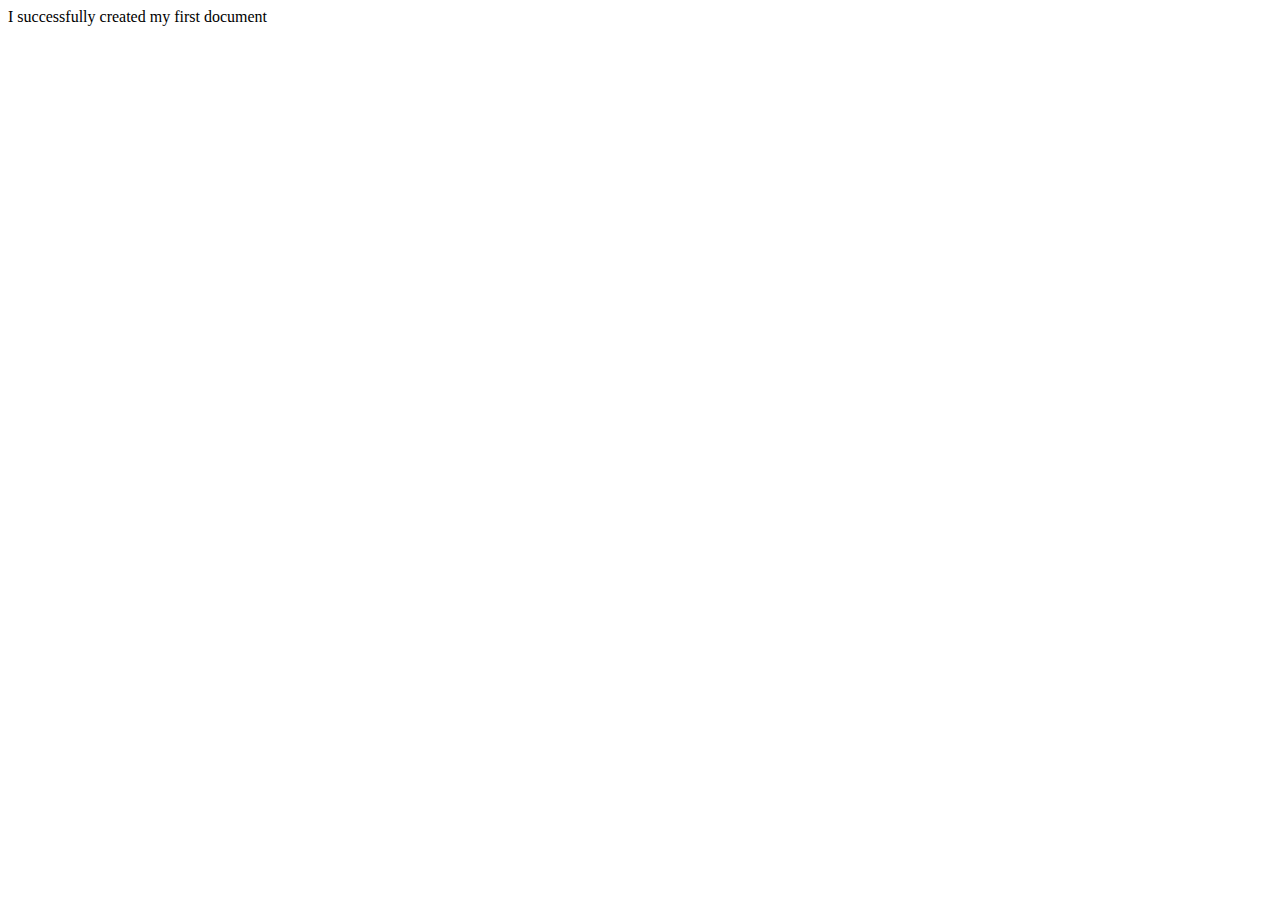
<file: course-1-intro-to-web-dev/week-2/assignment-1/index.html>
<!DOCTYPE html>
<html lang="en">
  <head>
    <meta charset="UTF-8" />
    <meta http-equiv="X-UA-Compatible" content="IE=edge" />
    <meta name="viewport" content="width=device-width, initial-scale=1.0" />
    <title>My First HTML Document</title>
  </head>
  <body>
    I successfully created my first document
  </body>
</html>
</file>
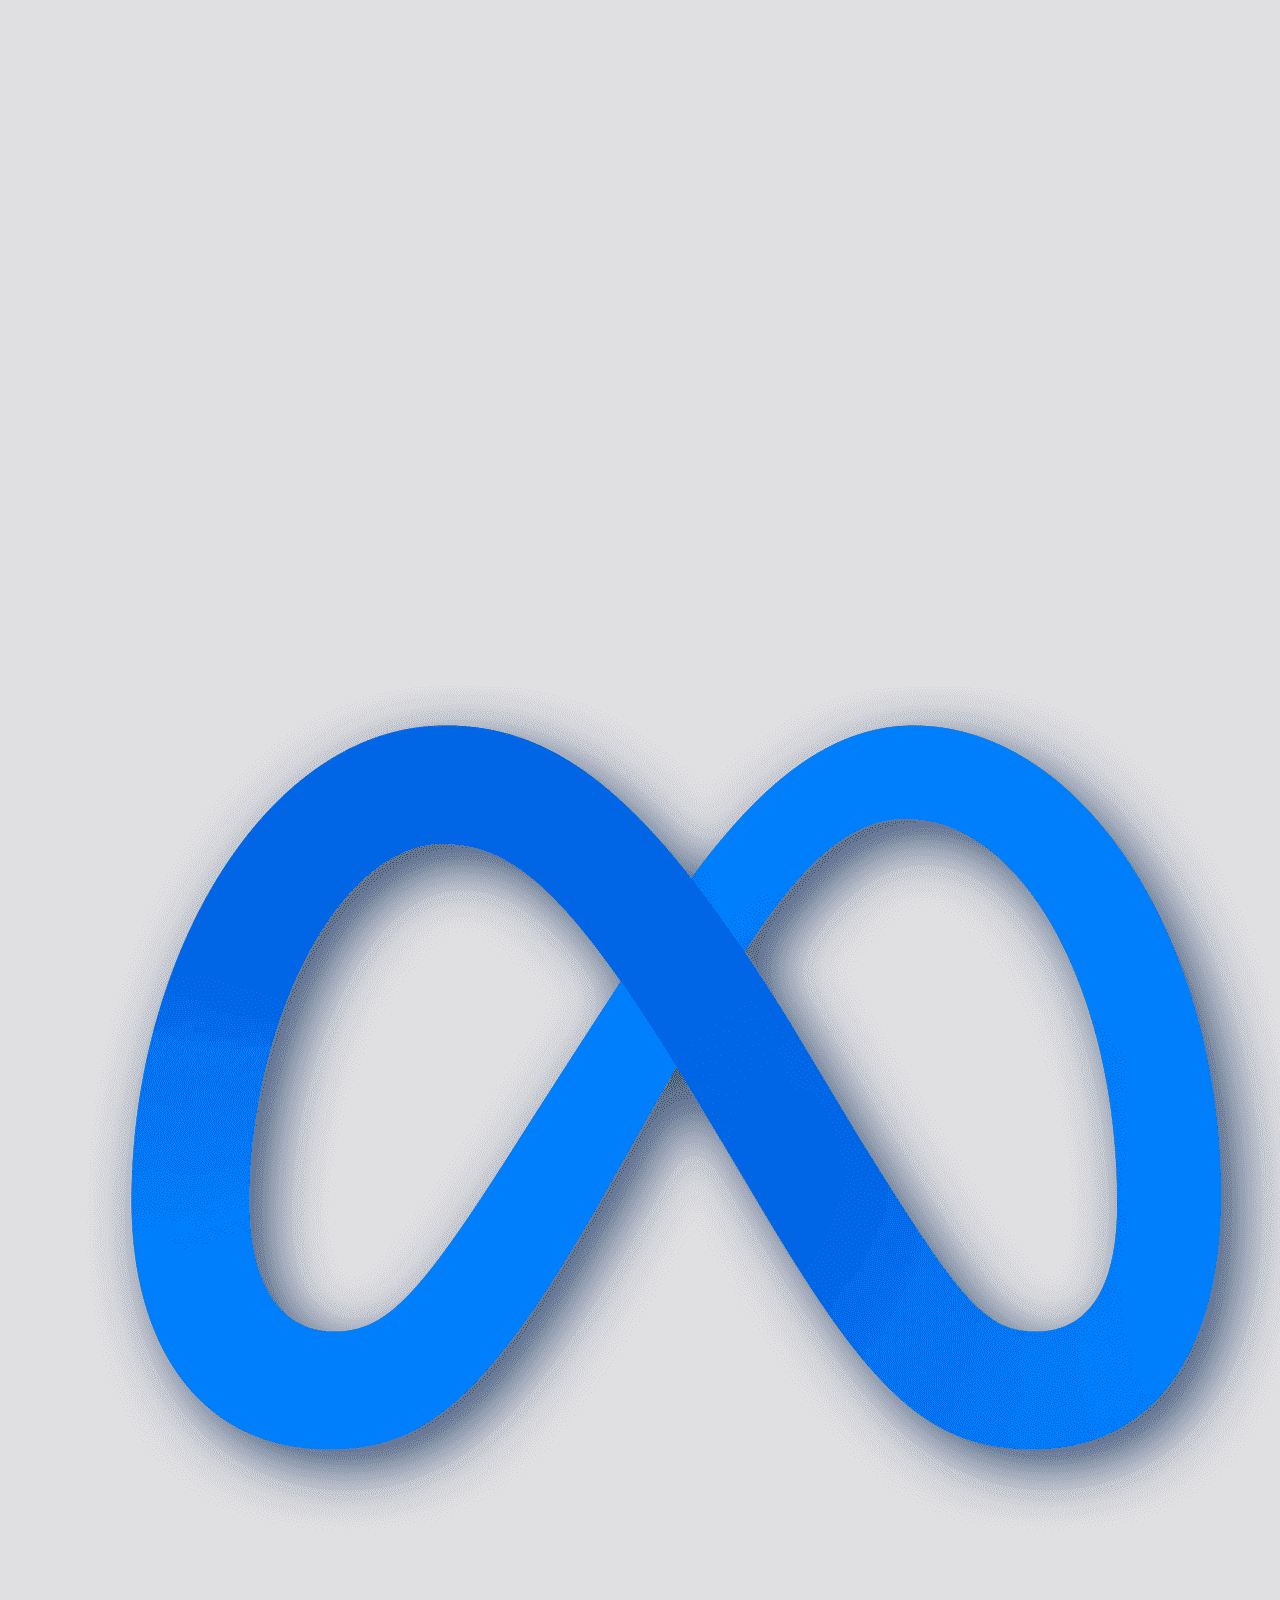
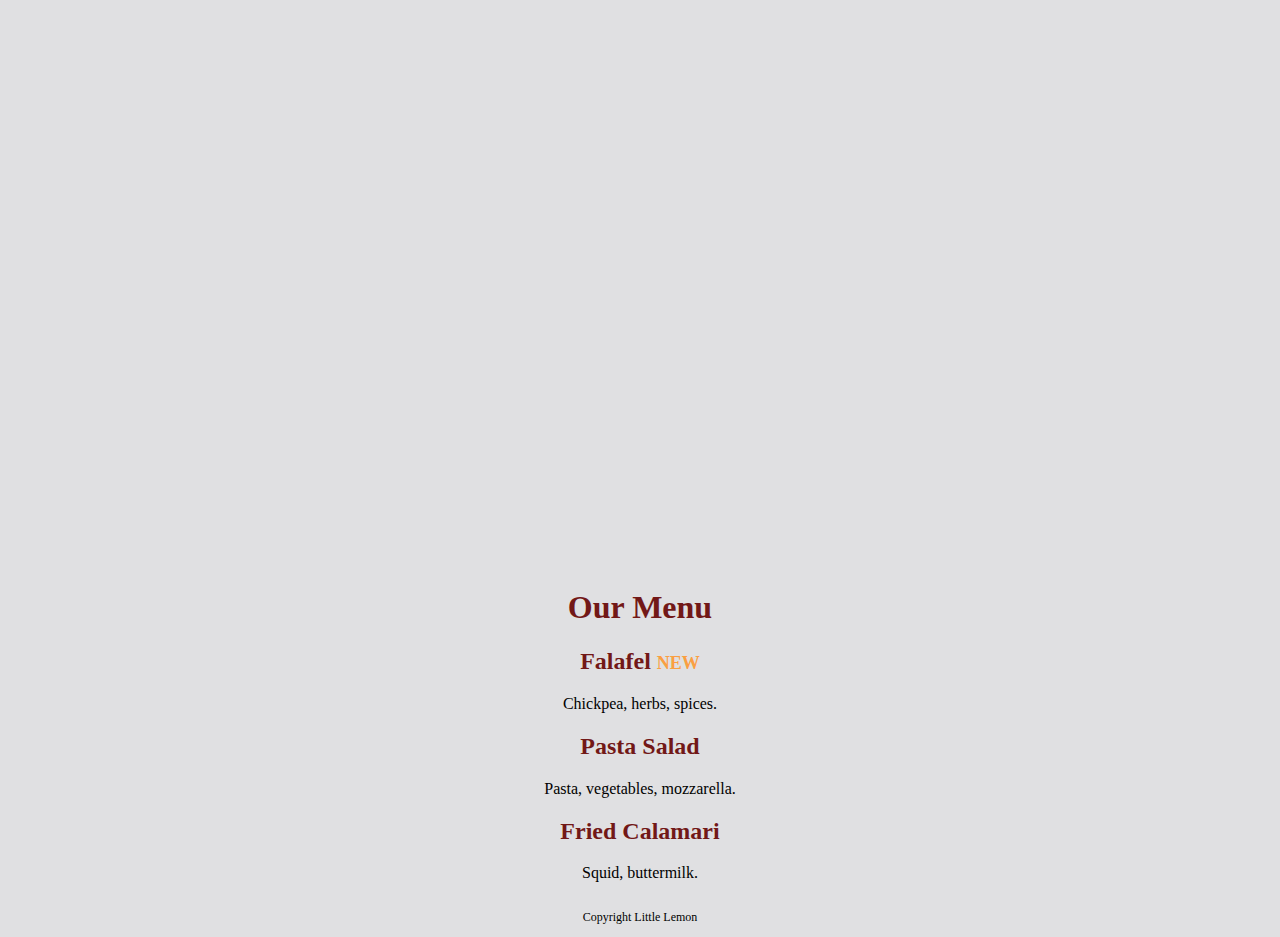
<file: course-1-intro-to-web-dev/week-2/assignment-2/index.html>
<!DOCTYPE html>
<html>
  <head>
    <title>Little Lemon</title>
    <link rel="stylesheet" href="styles.css" />
  </head>
  <body>
    <div>
      <img src="logo.png" id="logo" />
    </div>
    <div class="center-text">
      <h1>Our Menu</h1>
      <h2>Falafel <span>NEW</span></h2>
      <p>Chickpea, herbs, spices.</p>
      <h2>Pasta Salad</h2>
      <p>Pasta, vegetables, mozzarella.</p>
      <h2>Fried Calamari</h2>
      <p>Squid, buttermilk.</p>
    </div>
    <div class="center-text">
      <p id="copyright">Copyright Little Lemon</p>
    </div>
  </body>
</html>
</file>
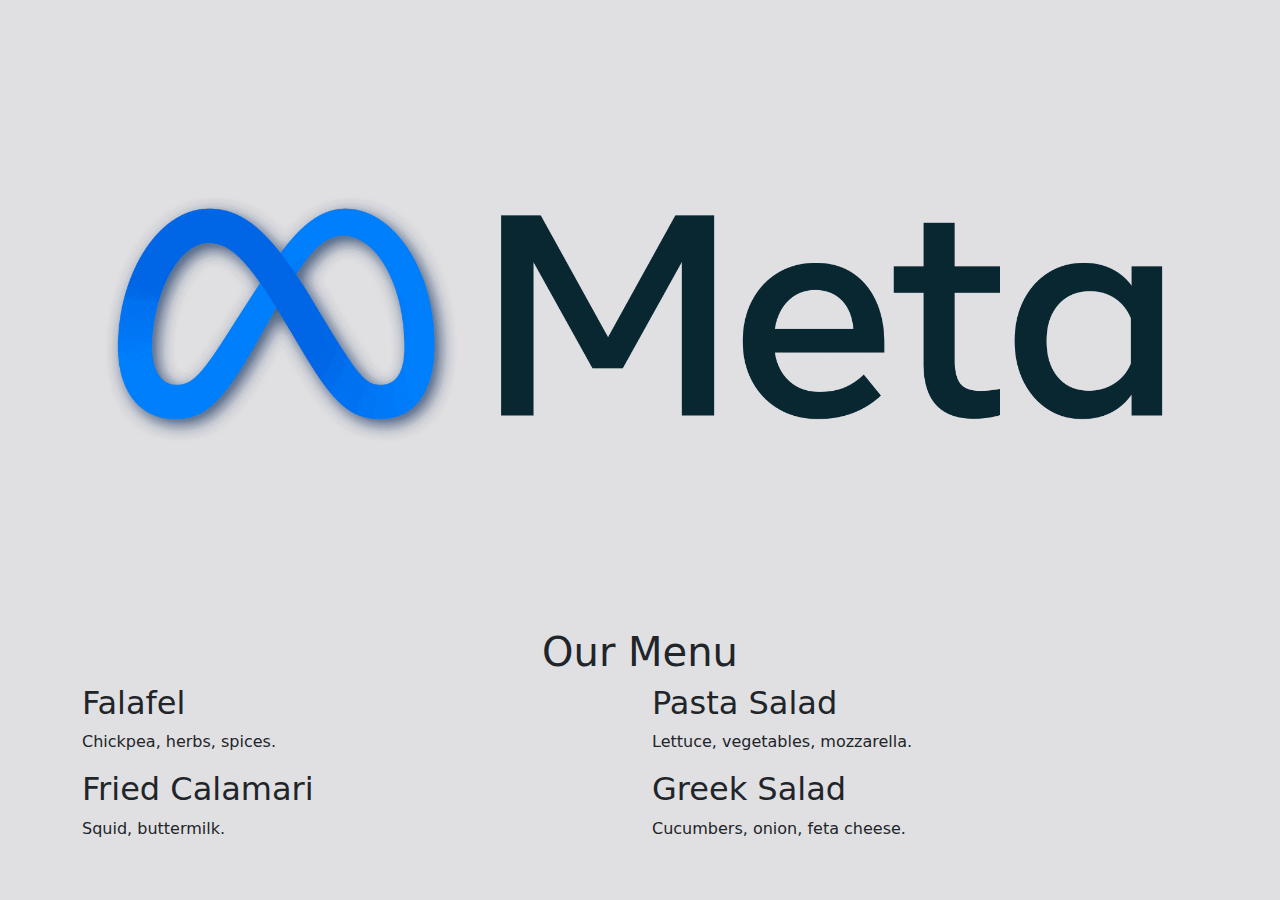
<file: course-1-intro-to-web-dev/week-3/assignment-1/index.html>
<!DOCTYPE html>
<html>
  <head>
    <title>Little Lemon</title>
    <link href="bootstrap.min.css" rel="stylesheet" />
  </head>
  <body>
    <div class="container">
      <div class="row">
        <div class="col-12">
          <div class="text-center">
            <img src="logo.png" alt="Little Lemon logo" class="img-fluid" />
          </div>
        </div>
      </div>
      <div class="row">
        <div class="col-12">
          <div class="text-center">
            <h1>Our Menu</h1>
          </div>
        </div>
      </div>
      <div class="row">
        <div class="col-12 col-lg-6">
          <h2>Falafel</h2>
          <p>Chickpea, herbs, spices.</p>
          <h2>Fried Calamari</h2>
          <p>Squid, buttermilk.</p>
        </div>
        <div class="col-12 col-lg-6">
          <h2>Pasta Salad</h2>
          <p>Lettuce, vegetables, mozzarella.</p>
          <h2>Greek Salad</h2>
          <p>Cucumbers, onion, feta cheese.</p>
        </div>
      </div>
    </div>
    <script src="bootstrap.bundle.min.js"></script>
  </body>
</html>
</file>
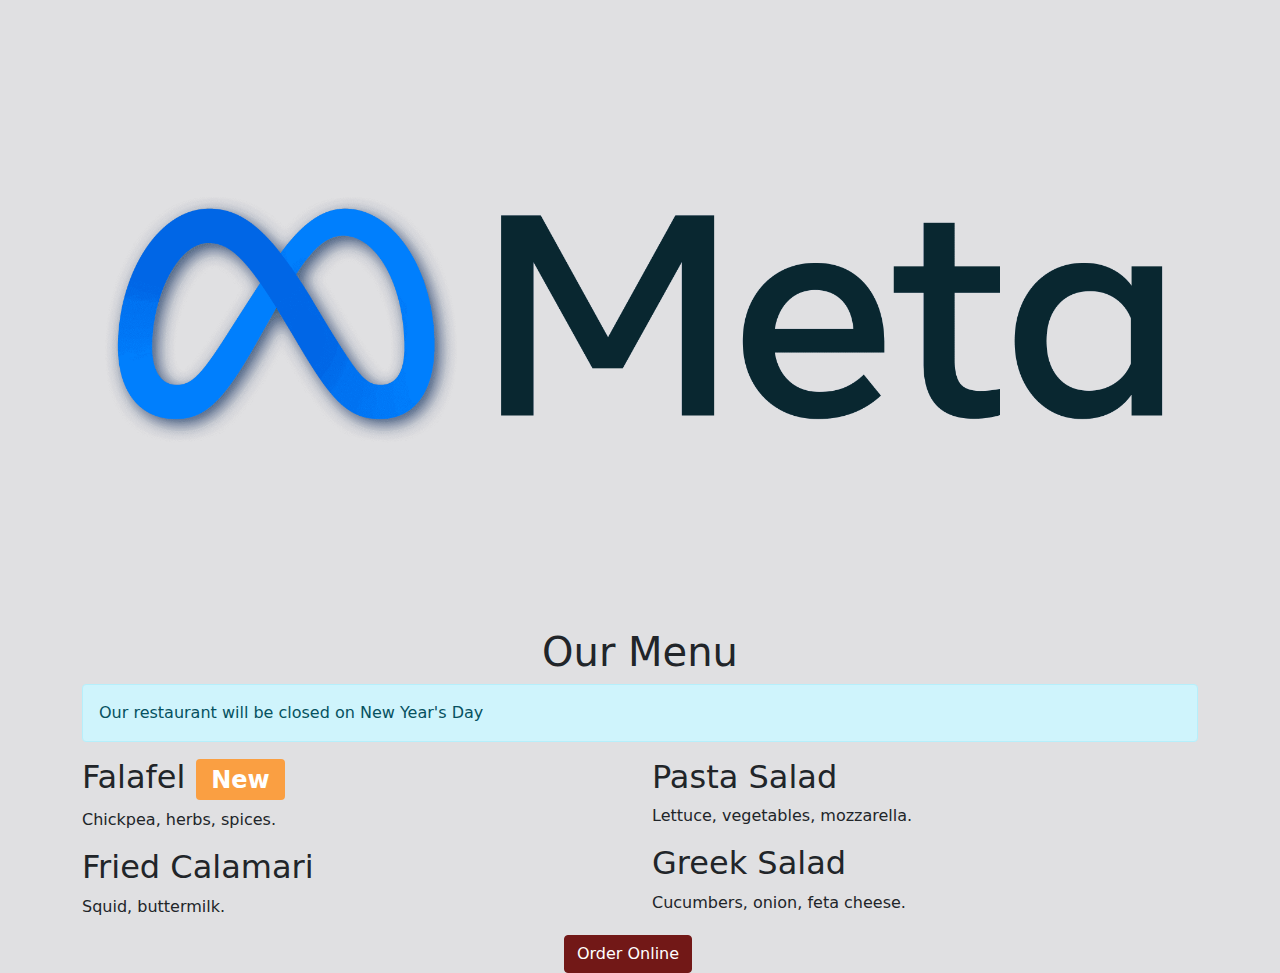
<file: course-1-intro-to-web-dev/week-3/assignment-2/index.html>
<!DOCTYPE html>
<html>
  <head>
    <title>Little Lemon</title>
    <link href="bootstrap.min.css" rel="stylesheet" />
  </head>
  <body>
    <div class="container">
      <div class="row">
        <div class="col-12">
          <div class="text-center">
            <img src="logo.png" class="img-fluid" />
          </div>
        </div>
      </div>
      <div class="row">
        <div class="col-12">
          <div class="text-center">
            <h1>Our Menu</h1>
          </div>
          <div class="alert alert-info" role="alert">
            Our restaurant will be closed on New Year's Day
          </div>
        </div>
      </div>
      <div class="row">
        <div class="col-12 col-lg-6">
          <h2>Falafel <span class="badge bg-secondary">New</span></h2>
          <p>Chickpea, herbs, spices.</p>
          <h2>Fried Calamari</h2>
          <p>Squid, buttermilk.</p>
        </div>
        <div class="col-12 col-lg-6">
          <h2>Pasta Salad</h2>
          <p>Lettuce, vegetables, mozzarella.</p>
          <h2>Greek Salad</h2>
          <p>Cucumbers, onion, feta cheese.</p>
        </div>
        <div class="row">
          <div class="col-12">
            <div class="text-center">
              <button type="button" class="btn btn-primary">
                Order Online
              </button>
            </div>
          </div>
        </div>
      </div>
    </div>
    <script src="bootstrap.bundle.min.js"></script>
  </body>
</html>
</file>
<file: course-1-intro-to-web-dev/week-2/assignment-2/styles.css>
body {
  background-color: #E0E0E2;
}

h1 {
  color: #721817;
}

h2 {
  color: #721817;
}

.center-text {
  text-align: center;
}

#logo {
  margin-left: auto;
  margin-right: auto;
  display: block;
}

h2 > span {
  color: #FA9F42;
  font-size: 0.75em;
}

#copyright {
  padding-top: 12px;
  font-size: 0.75em;
}
</file>
